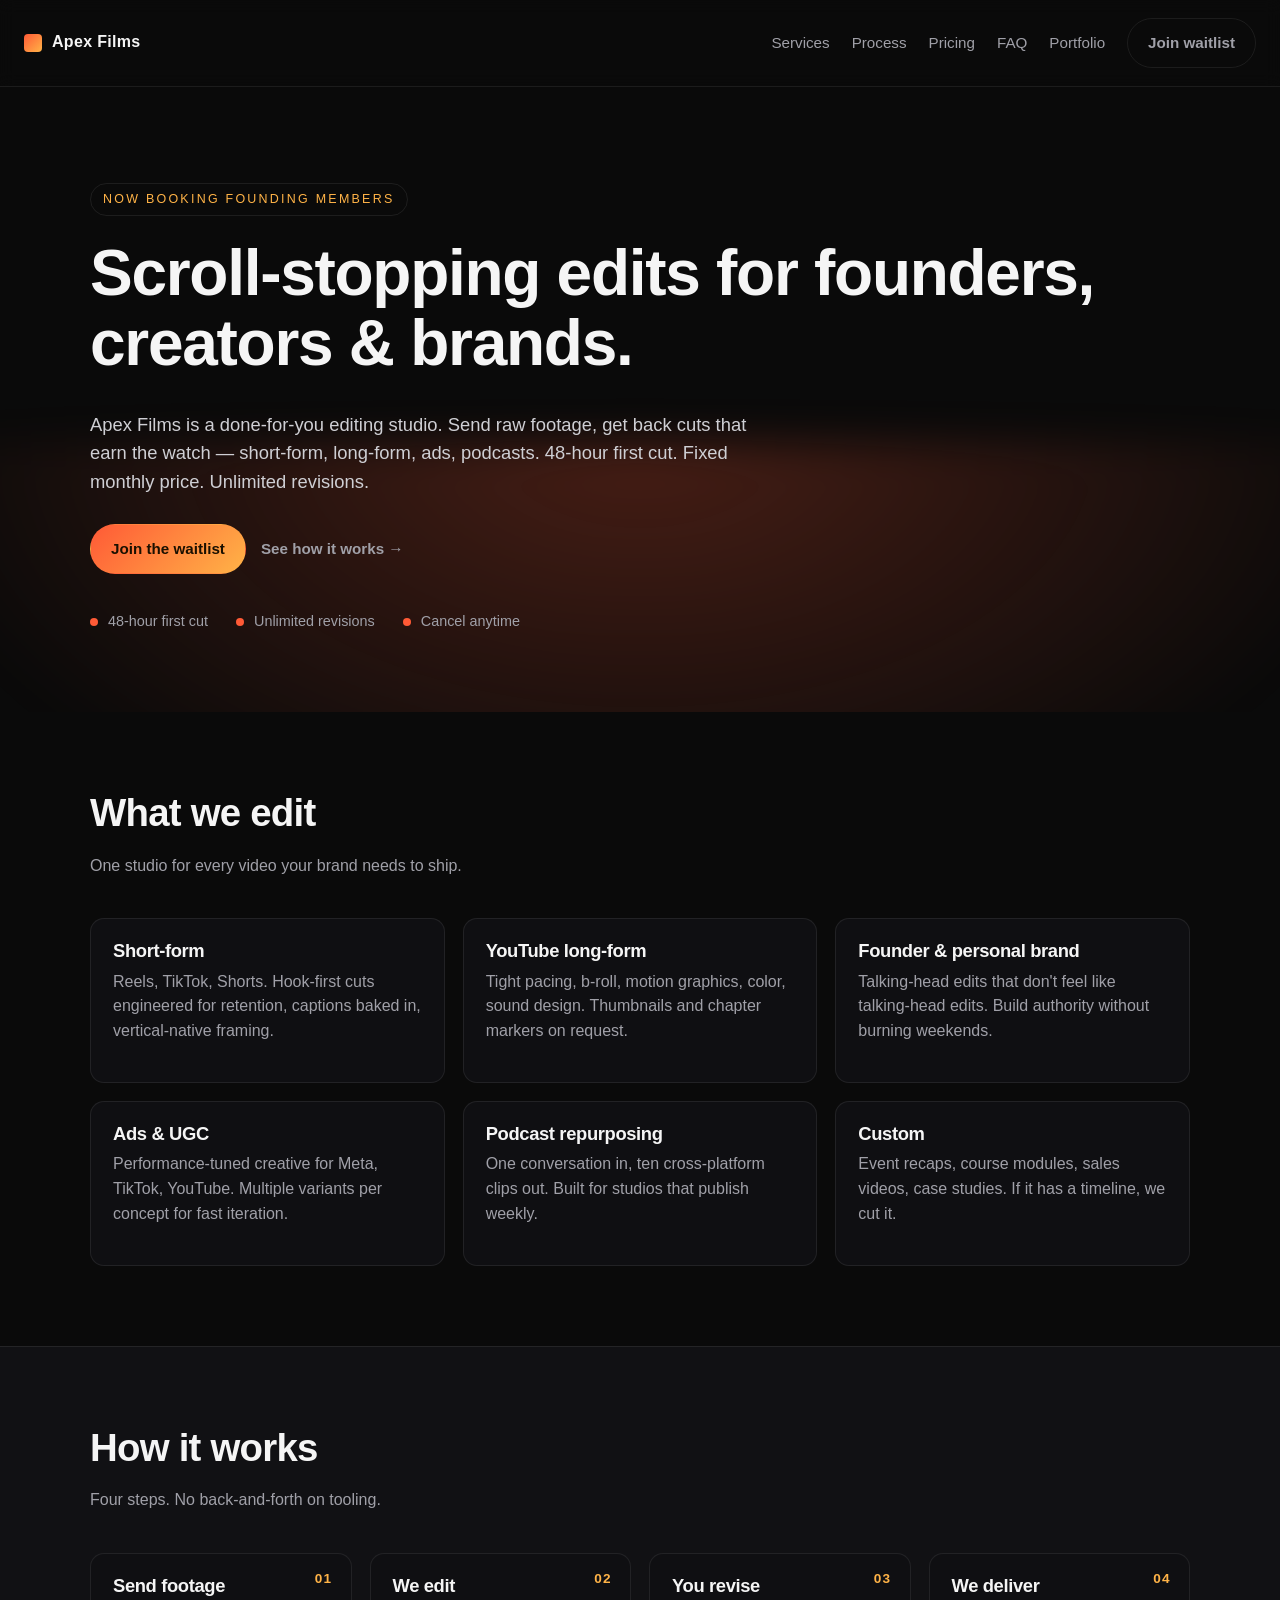
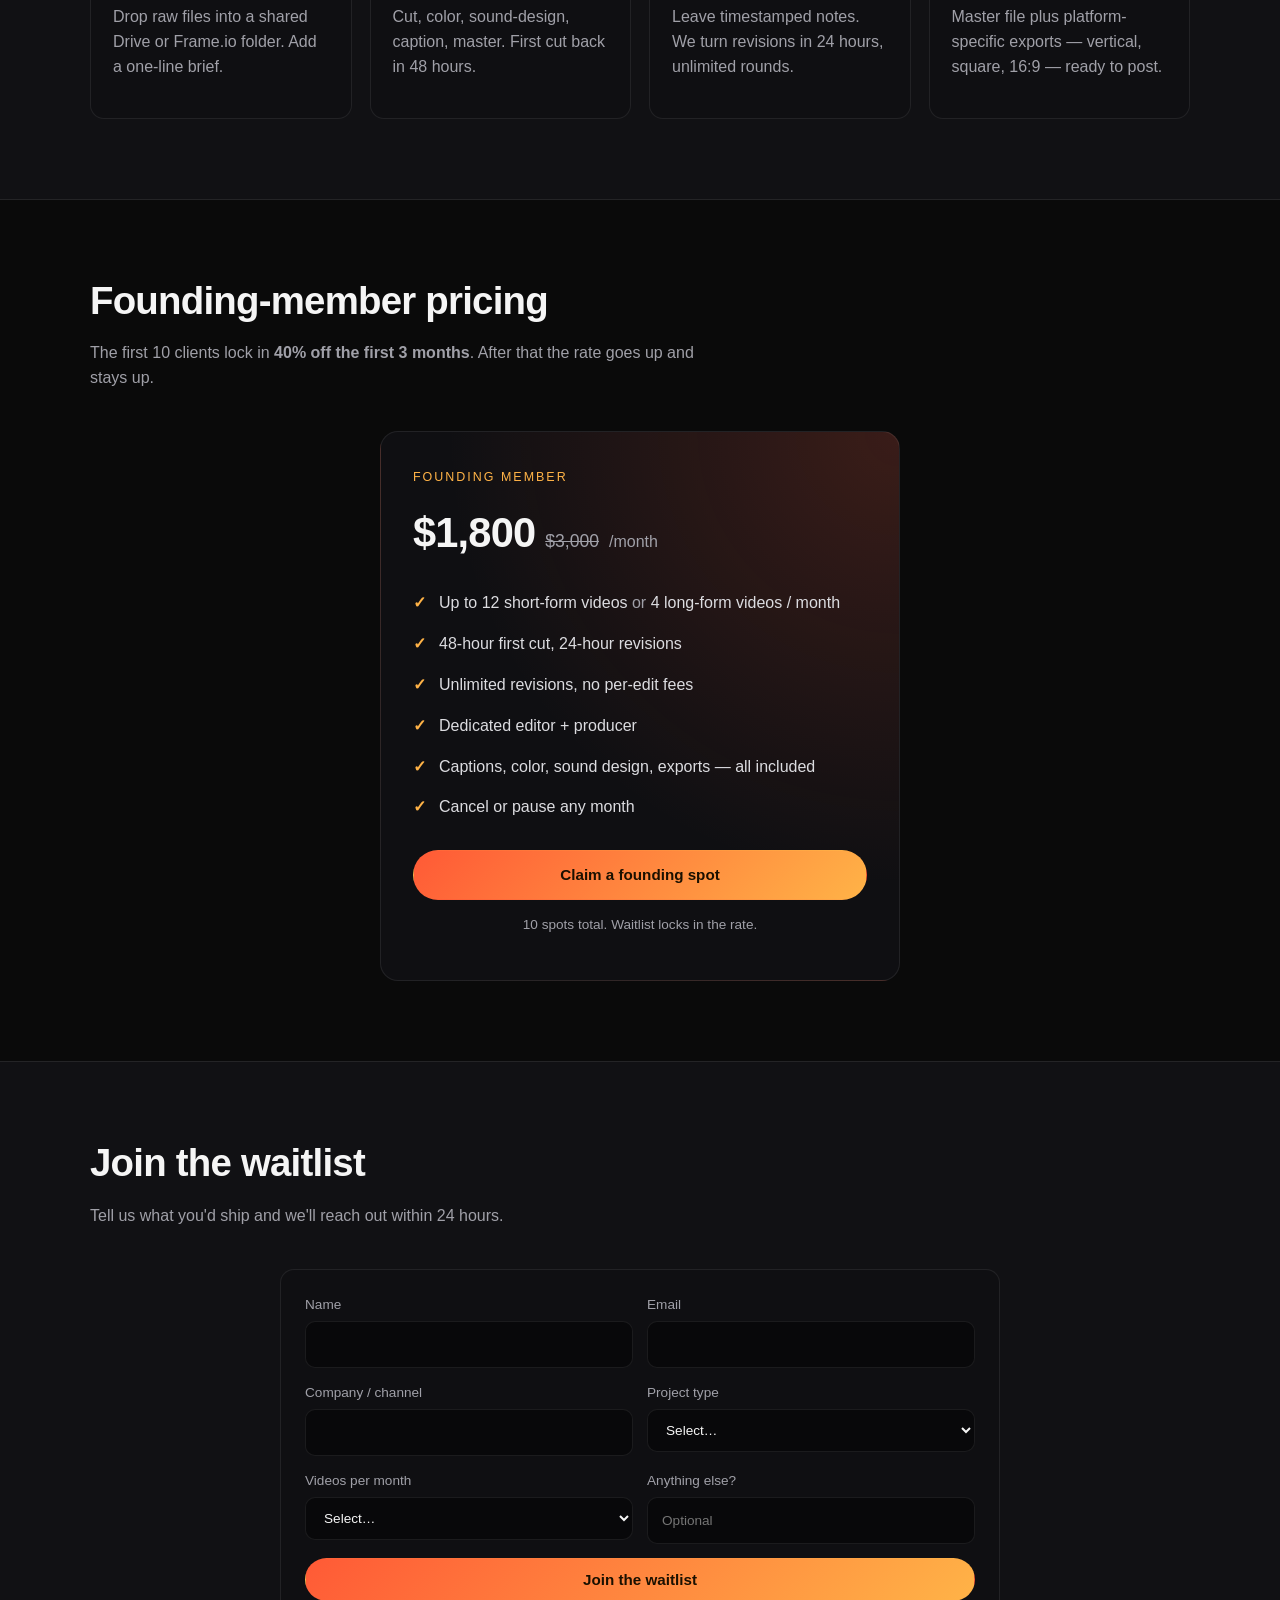
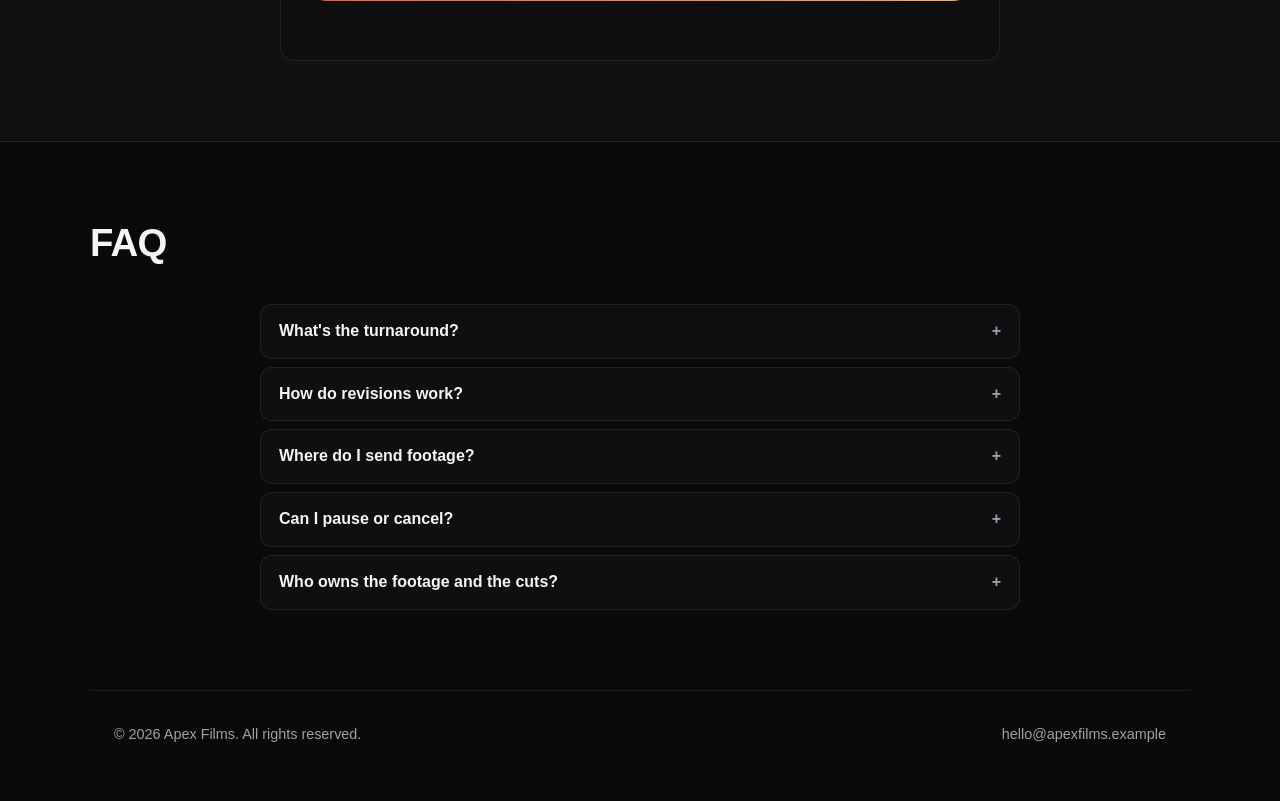
<file: apex-films/index.html>
<!doctype html>
<html lang="en">
<head>
<meta charset="utf-8" />
<meta name="viewport" content="width=device-width,initial-scale=1" />
<title>Apex Films — Scroll-stopping edits for founders, creators & brands</title>
<meta name="description" content="Apex Films is a done-for-you video editing studio for founders, creators, and brands. 48-hour turnaround, fixed monthly price, unlimited revisions. Join the waitlist." />
<meta property="og:title" content="Apex Films — Scroll-stopping video edits, on subscription" />
<meta property="og:description" content="48-hour turnaround. Fixed monthly price. Unlimited revisions. Join the founding-member waitlist." />
<meta property="og:type" content="website" />
<link rel="stylesheet" href="styles.css" />
</head>
<body>
<header class="nav">
  <a href="#" class="brand"><span class="logo-mark"></span> Apex Films</a>
  <nav>
    <a href="#services">Services</a>
    <a href="#process">Process</a>
    <a href="#pricing">Pricing</a>
    <a href="#faq">FAQ</a>
    <a href="portfolio.html">Portfolio</a>
    <a href="#waitlist" class="btn btn-ghost">Join waitlist</a>
  </nav>
</header>

<section class="hero">
  <div class="hero-inner">
    <span class="eyebrow">Now booking founding members</span>
    <h1>Scroll-stopping edits for founders, creators &amp; brands.</h1>
    <p class="lede">Apex Films is a done-for-you editing studio. Send raw footage, get back cuts that earn the watch — short-form, long-form, ads, podcasts. 48-hour first cut. Fixed monthly price. Unlimited revisions.</p>
    <div class="hero-cta">
      <a href="#waitlist" class="btn btn-primary">Join the waitlist</a>
      <a href="#process" class="btn btn-link">See how it works →</a>
    </div>
    <ul class="hero-meta">
      <li>48-hour first cut</li>
      <li>Unlimited revisions</li>
      <li>Cancel anytime</li>
    </ul>
  </div>
  <div class="hero-glow" aria-hidden="true"></div>
</section>

<section id="services" class="section">
  <div class="section-head">
    <h2>What we edit</h2>
    <p>One studio for every video your brand needs to ship.</p>
  </div>
  <div class="grid grid-3">
    <article class="card">
      <h3>Short-form</h3>
      <p>Reels, TikTok, Shorts. Hook-first cuts engineered for retention, captions baked in, vertical-native framing.</p>
    </article>
    <article class="card">
      <h3>YouTube long-form</h3>
      <p>Tight pacing, b-roll, motion graphics, color, sound design. Thumbnails and chapter markers on request.</p>
    </article>
    <article class="card">
      <h3>Founder &amp; personal brand</h3>
      <p>Talking-head edits that don't feel like talking-head edits. Build authority without burning weekends.</p>
    </article>
    <article class="card">
      <h3>Ads &amp; UGC</h3>
      <p>Performance-tuned creative for Meta, TikTok, YouTube. Multiple variants per concept for fast iteration.</p>
    </article>
    <article class="card">
      <h3>Podcast repurposing</h3>
      <p>One conversation in, ten cross-platform clips out. Built for studios that publish weekly.</p>
    </article>
    <article class="card">
      <h3>Custom</h3>
      <p>Event recaps, course modules, sales videos, case studies. If it has a timeline, we cut it.</p>
    </article>
  </div>
</section>

<section id="process" class="section section-alt">
  <div class="section-head">
    <h2>How it works</h2>
    <p>Four steps. No back-and-forth on tooling.</p>
  </div>
  <ol class="steps">
    <li><span class="step-num">01</span><h3>Send footage</h3><p>Drop raw files into a shared Drive or Frame.io folder. Add a one-line brief.</p></li>
    <li><span class="step-num">02</span><h3>We edit</h3><p>Cut, color, sound-design, caption, master. First cut back in 48 hours.</p></li>
    <li><span class="step-num">03</span><h3>You revise</h3><p>Leave timestamped notes. We turn revisions in 24 hours, unlimited rounds.</p></li>
    <li><span class="step-num">04</span><h3>We deliver</h3><p>Master file plus platform-specific exports — vertical, square, 16:9 — ready to post.</p></li>
  </ol>
</section>

<section id="pricing" class="section">
  <div class="section-head">
    <h2>Founding-member pricing</h2>
    <p>The first 10 clients lock in <strong>40% off the first 3 months</strong>. After that the rate goes up and stays up.</p>
  </div>
  <div class="pricing-card">
    <div class="pricing-tag">Founding member</div>
    <div class="pricing-price"><span>$1,800</span><span class="strike">$3,000</span><span class="per">/month</span></div>
    <ul class="pricing-list">
      <li>Up to 12 short-form videos <em>or</em> 4 long-form videos / month</li>
      <li>48-hour first cut, 24-hour revisions</li>
      <li>Unlimited revisions, no per-edit fees</li>
      <li>Dedicated editor + producer</li>
      <li>Captions, color, sound design, exports — all included</li>
      <li>Cancel or pause any month</li>
    </ul>
    <a href="#waitlist" class="btn btn-primary btn-block">Claim a founding spot</a>
    <p class="pricing-foot">10 spots total. Waitlist locks in the rate.</p>
  </div>
</section>

<section id="waitlist" class="section section-alt">
  <div class="section-head">
    <h2>Join the waitlist</h2>
    <p>Tell us what you'd ship and we'll reach out within 24 hours.</p>
  </div>
  <form id="waitlist-form" class="form" novalidate>
    <div class="form-row">
      <label>Name<input name="name" type="text" autocomplete="name" required /></label>
      <label>Email<input name="email" type="email" autocomplete="email" required /></label>
    </div>
    <div class="form-row">
      <label>Company / channel<input name="company" type="text" autocomplete="organization" /></label>
      <label>Project type
        <select name="project_type" required>
          <option value="">Select…</option>
          <option>Short-form (Reels/TikTok/Shorts)</option>
          <option>YouTube long-form</option>
          <option>Founder / personal brand</option>
          <option>Ads &amp; UGC</option>
          <option>Podcast repurposing</option>
          <option>Other</option>
        </select>
      </label>
    </div>
    <div class="form-row">
      <label>Videos per month
        <select name="monthly_volume">
          <option value="">Select…</option>
          <option>1–4</option>
          <option>5–12</option>
          <option>13–30</option>
          <option>30+</option>
        </select>
      </label>
      <label>Anything else?<input name="notes" type="text" placeholder="Optional" /></label>
    </div>
    <input type="text" name="website" tabindex="-1" autocomplete="off" class="hp" aria-hidden="true" />
    <button type="submit" class="btn btn-primary btn-block">Join the waitlist</button>
    <p id="form-status" class="form-status" role="status" aria-live="polite"></p>
  </form>
</section>

<section id="faq" class="section">
  <div class="section-head">
    <h2>FAQ</h2>
  </div>
  <div class="faq">
    <details><summary>What's the turnaround?</summary><p>First cut in 48 hours from receiving footage. Revisions in 24 hours. If we miss it, the next month is free.</p></details>
    <details><summary>How do revisions work?</summary><p>Leave timestamped notes in Frame.io or a Loom. Unlimited rounds, no per-edit fees. We don't stop until it's right.</p></details>
    <details><summary>Where do I send footage?</summary><p>Whatever's easiest — Google Drive, Dropbox, Frame.io, WeTransfer. We handle ingest, proxies, and storage.</p></details>
    <details><summary>Can I pause or cancel?</summary><p>Yes. Pause any month, cancel any time, no contracts. Founding-member rate is locked in for as long as you stay subscribed.</p></details>
    <details><summary>Who owns the footage and the cuts?</summary><p>You do. Full ownership of every deliverable, project file included on request.</p></details>
  </div>
</section>

<footer class="footer">
  <div>© <span id="year"></span> Apex Films. All rights reserved.</div>
  <div><a href="mailto:hello@apexfilms.example">hello@apexfilms.example</a></div>
</footer>

<script src="app.js" defer></script>
</body>
</html>
</file>
<file: apex-films/styles.css>
:root{
  --bg:#0a0a0a; --bg-2:#111114; --fg:#f5f5f5; --muted:#a0a0a8;
  --line:rgba(255,255,255,.08); --accent:#ff5a36; --accent-2:#ffb347;
  --radius:14px; --maxw:1100px;
  --font: -apple-system,BlinkMacSystemFont,"Segoe UI",Roboto,Helvetica,Arial,sans-serif;
}
*{box-sizing:border-box}
html,body{margin:0;padding:0}
body{background:var(--bg);color:var(--fg);font-family:var(--font);line-height:1.55;-webkit-font-smoothing:antialiased}
a{color:inherit;text-decoration:none}
img{max-width:100%;display:block}
h1,h2,h3{letter-spacing:-.02em;line-height:1.1;margin:0 0 .5em}
h1{font-size:clamp(2.2rem,5vw,4rem);font-weight:800}
h2{font-size:clamp(1.6rem,3vw,2.4rem);font-weight:700}
h3{font-size:1.15rem;font-weight:650}
p{margin:0 0 1em;color:var(--muted)}

.nav{position:sticky;top:0;z-index:10;display:flex;justify-content:space-between;align-items:center;
  padding:18px 24px;backdrop-filter:saturate(140%) blur(8px);background:rgba(10,10,10,.7);border-bottom:1px solid var(--line)}
.nav .brand{display:flex;align-items:center;gap:10px;font-weight:700;letter-spacing:.02em}
.logo-mark{width:18px;height:18px;border-radius:4px;background:linear-gradient(135deg,var(--accent),var(--accent-2))}
.nav nav{display:flex;gap:22px;align-items:center}
.nav nav a{color:var(--muted);font-size:.95rem}
.nav nav a:hover{color:var(--fg)}
@media(max-width:640px){.nav nav a:not(.btn){display:none}}

.btn{display:inline-block;padding:12px 20px;border-radius:999px;font-weight:600;font-size:.95rem;border:1px solid transparent;cursor:pointer;transition:transform .1s ease,background .2s ease}
.btn:active{transform:translateY(1px)}
.btn-primary{background:linear-gradient(135deg,var(--accent),var(--accent-2));color:#1a1000}
.btn-primary:hover{filter:brightness(1.08)}
.btn-ghost{border-color:var(--line);color:var(--fg)}
.btn-ghost:hover{background:rgba(255,255,255,.05)}
.btn-link{color:var(--muted);padding-left:0;padding-right:0;background:none}
.btn-link:hover{color:var(--fg)}
.btn-block{display:block;width:100%;text-align:center}

.hero{position:relative;padding:96px 24px 80px;overflow:hidden}
.hero-inner{max-width:var(--maxw);margin:0 auto;position:relative;z-index:1}
.eyebrow{display:inline-block;font-size:.78rem;letter-spacing:.18em;text-transform:uppercase;color:var(--accent-2);
  border:1px solid var(--line);padding:6px 12px;border-radius:999px;margin-bottom:22px}
.lede{max-width:680px;font-size:1.15rem;color:#cfcfd4;margin-top:18px}
.hero-cta{display:flex;gap:14px;align-items:center;flex-wrap:wrap;margin-top:28px}
.hero-meta{list-style:none;padding:0;margin:36px 0 0;display:flex;gap:28px;flex-wrap:wrap;color:var(--muted);font-size:.9rem}
.hero-meta li{position:relative;padding-left:18px}
.hero-meta li::before{content:"";position:absolute;left:0;top:8px;width:8px;height:8px;border-radius:50%;background:var(--accent)}
.hero-glow{position:absolute;inset:auto -20% -40% -20%;height:520px;
  background:radial-gradient(ellipse at 50% 0%,rgba(255,90,54,.25),transparent 60%);filter:blur(20px);pointer-events:none}

.section{padding:80px 24px}
.section-alt{background:var(--bg-2);border-top:1px solid var(--line);border-bottom:1px solid var(--line)}
.section-head{max-width:var(--maxw);margin:0 auto 40px}
.section-head p{max-width:620px}

.grid{display:grid;gap:18px;max-width:var(--maxw);margin:0 auto}
.grid-3{grid-template-columns:repeat(3,1fr)}
@media(max-width:880px){.grid-3{grid-template-columns:1fr 1fr}}
@media(max-width:560px){.grid-3{grid-template-columns:1fr}}
.card{background:#0f0f12;border:1px solid var(--line);border-radius:var(--radius);padding:22px}
.card h3{margin-bottom:8px}

.steps{list-style:none;padding:0;margin:0 auto;max-width:var(--maxw);display:grid;gap:18px;grid-template-columns:repeat(4,1fr);counter-reset:step}
@media(max-width:880px){.steps{grid-template-columns:1fr 1fr}}
@media(max-width:560px){.steps{grid-template-columns:1fr}}
.steps li{background:#0f0f12;border:1px solid var(--line);border-radius:var(--radius);padding:22px;position:relative}
.step-num{position:absolute;top:14px;right:18px;color:var(--accent-2);font-weight:700;font-size:.85rem;letter-spacing:.1em}

.pricing-card{max-width:520px;margin:0 auto;background:#0f0f12;border:1px solid var(--line);border-radius:18px;padding:32px;text-align:left;
  background-image:radial-gradient(circle at 100% 0%,rgba(255,90,54,.18),transparent 60%)}
.pricing-tag{display:inline-block;font-size:.78rem;letter-spacing:.16em;text-transform:uppercase;color:var(--accent-2);margin-bottom:14px}
.pricing-price{display:flex;align-items:baseline;gap:10px;margin-bottom:18px}
.pricing-price>span:first-child{font-size:2.6rem;font-weight:800;letter-spacing:-.02em}
.pricing-price .strike{color:var(--muted);text-decoration:line-through;font-size:1.1rem}
.pricing-price .per{color:var(--muted)}
.pricing-list{list-style:none;padding:0;margin:0 0 22px}
.pricing-list li{padding:8px 0 8px 26px;position:relative;color:#dcdce0}
.pricing-list li::before{content:"✓";position:absolute;left:0;color:var(--accent-2);font-weight:700}
.pricing-list em{font-style:normal;color:var(--muted)}
.pricing-foot{margin-top:14px;font-size:.85rem;color:var(--muted);text-align:center}

.form{max-width:720px;margin:0 auto;background:#0f0f12;border:1px solid var(--line);border-radius:var(--radius);padding:24px}
.form-row{display:grid;grid-template-columns:1fr 1fr;gap:14px;margin-bottom:14px}
@media(max-width:560px){.form-row{grid-template-columns:1fr}}
.form label{display:flex;flex-direction:column;font-size:.85rem;color:var(--muted);gap:6px}
.form input,.form select{background:#08080a;border:1px solid var(--line);color:var(--fg);padding:12px 14px;border-radius:10px;font:inherit;outline:none;transition:border-color .15s}
.form input:focus,.form select:focus{border-color:var(--accent)}
.form .hp{position:absolute;left:-9999px;width:1px;height:1px;opacity:0}
.form-status{min-height:1.4em;margin:14px 0 0;text-align:center;font-size:.92rem}
.form-status.success{color:#7be07b}
.form-status.error{color:#ff8a72}

.faq{max-width:760px;margin:0 auto;display:grid;gap:8px}
.faq details{background:#0f0f12;border:1px solid var(--line);border-radius:12px;padding:14px 18px}
.faq summary{cursor:pointer;font-weight:600;list-style:none}
.faq summary::-webkit-details-marker{display:none}
.faq summary::after{content:"+";float:right;color:var(--muted)}
.faq details[open] summary::after{content:"–"}
.faq p{margin:10px 0 4px}

.footer{max-width:var(--maxw);margin:0 auto;padding:32px 24px 56px;display:flex;justify-content:space-between;color:var(--muted);font-size:.9rem;border-top:1px solid var(--line)}
@media(max-width:560px){.footer{flex-direction:column;gap:8px}}
</file>
